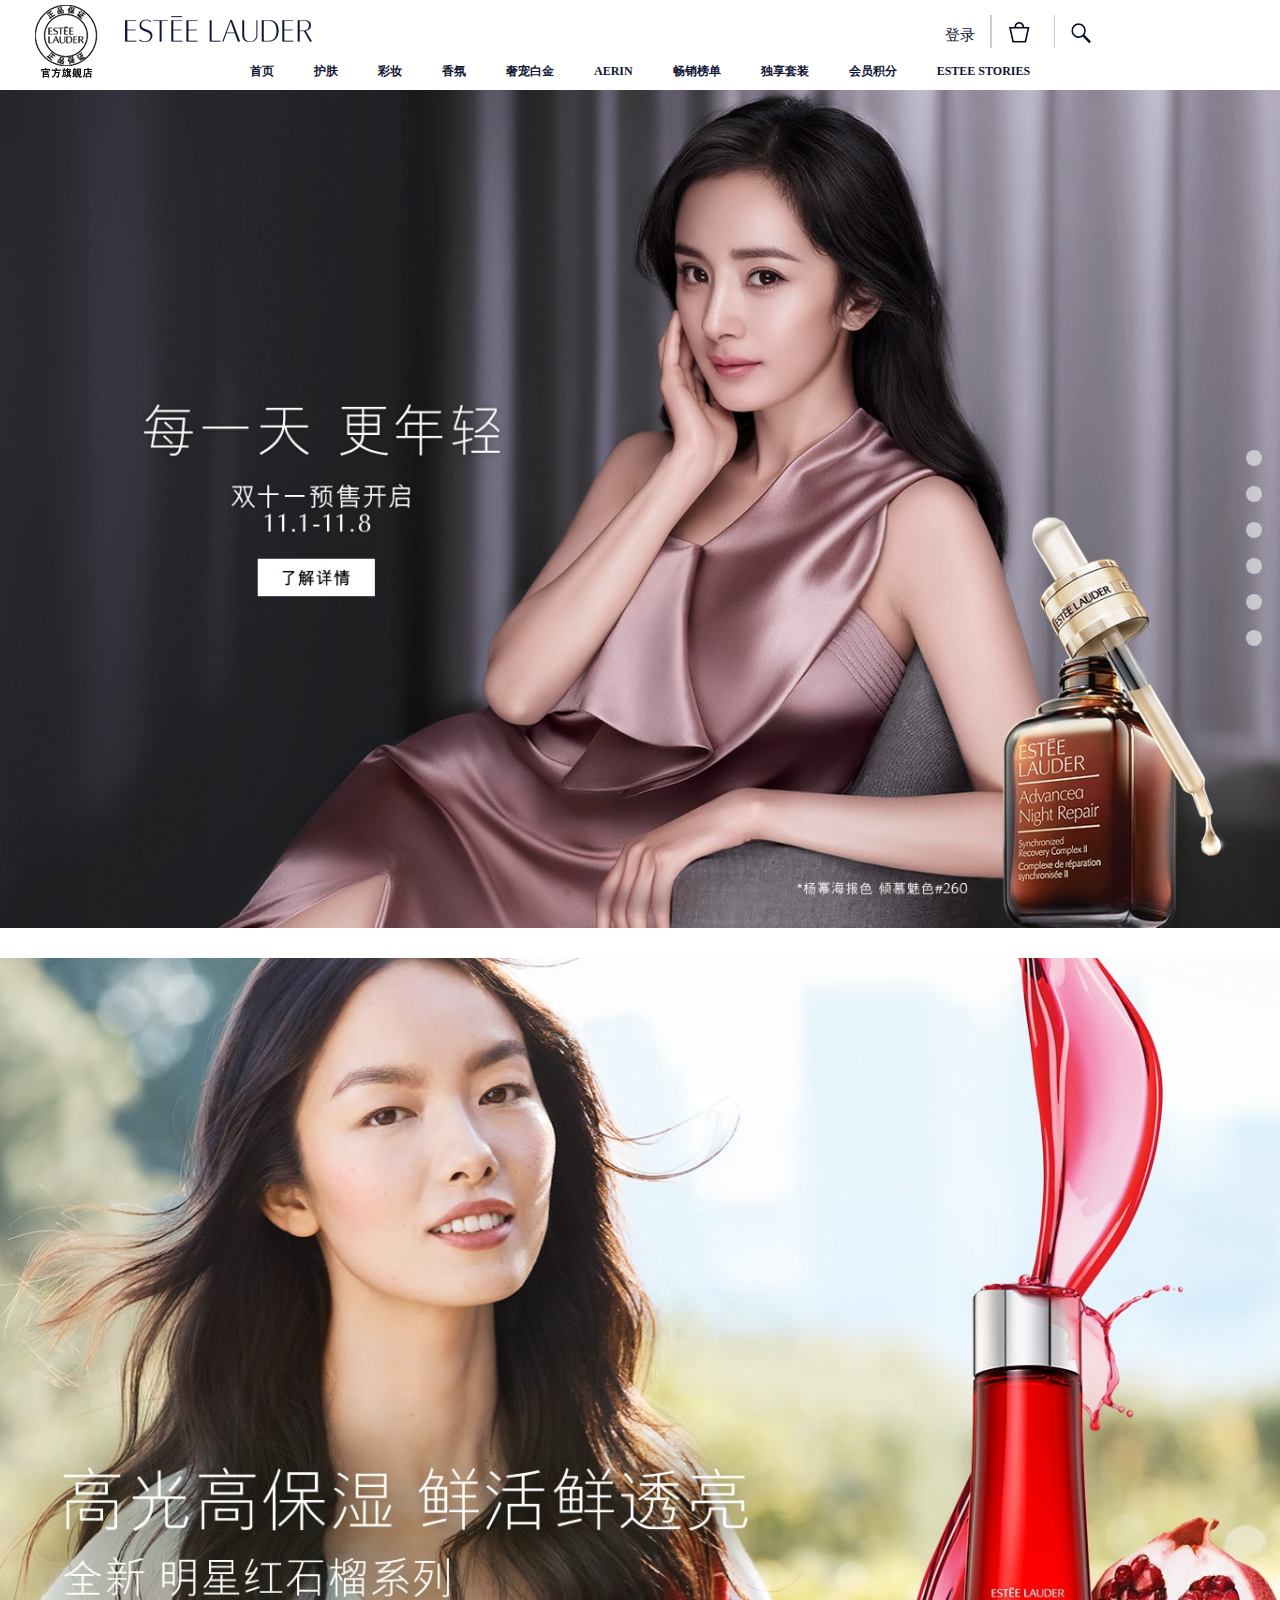
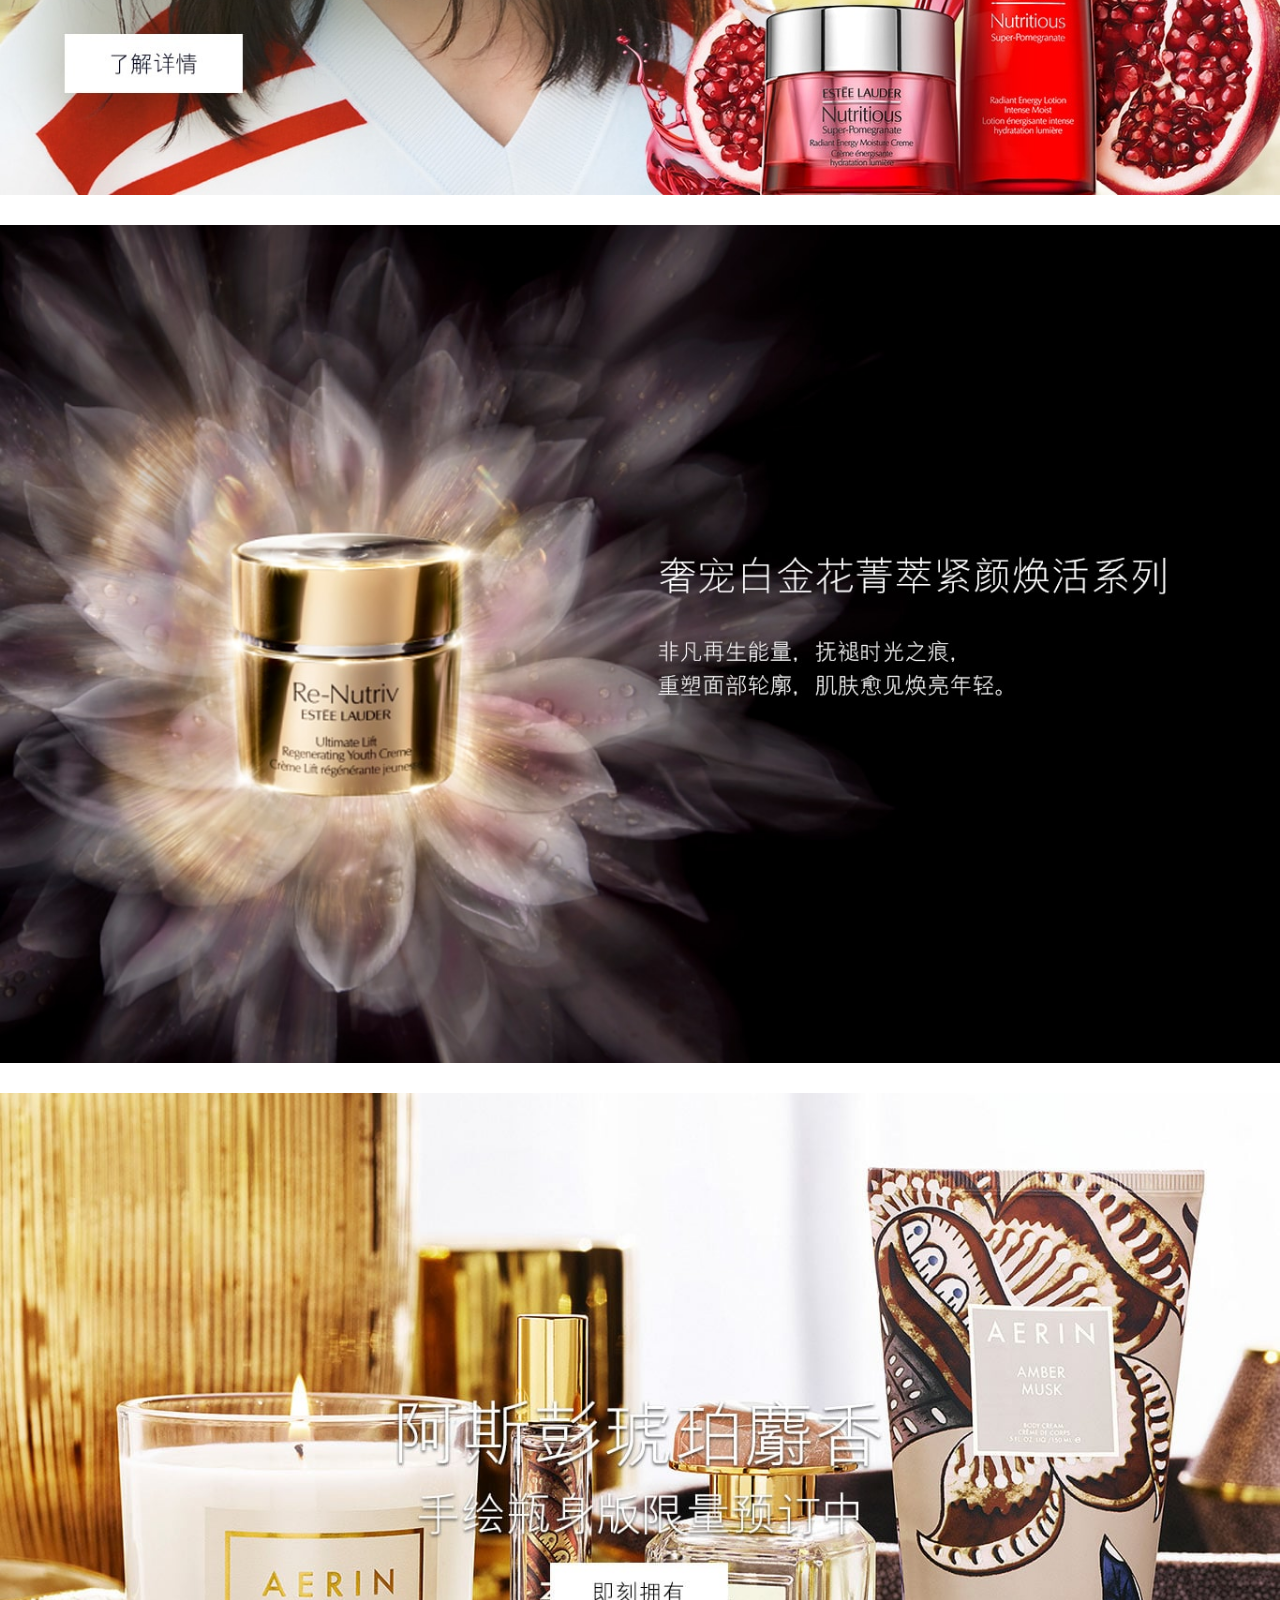
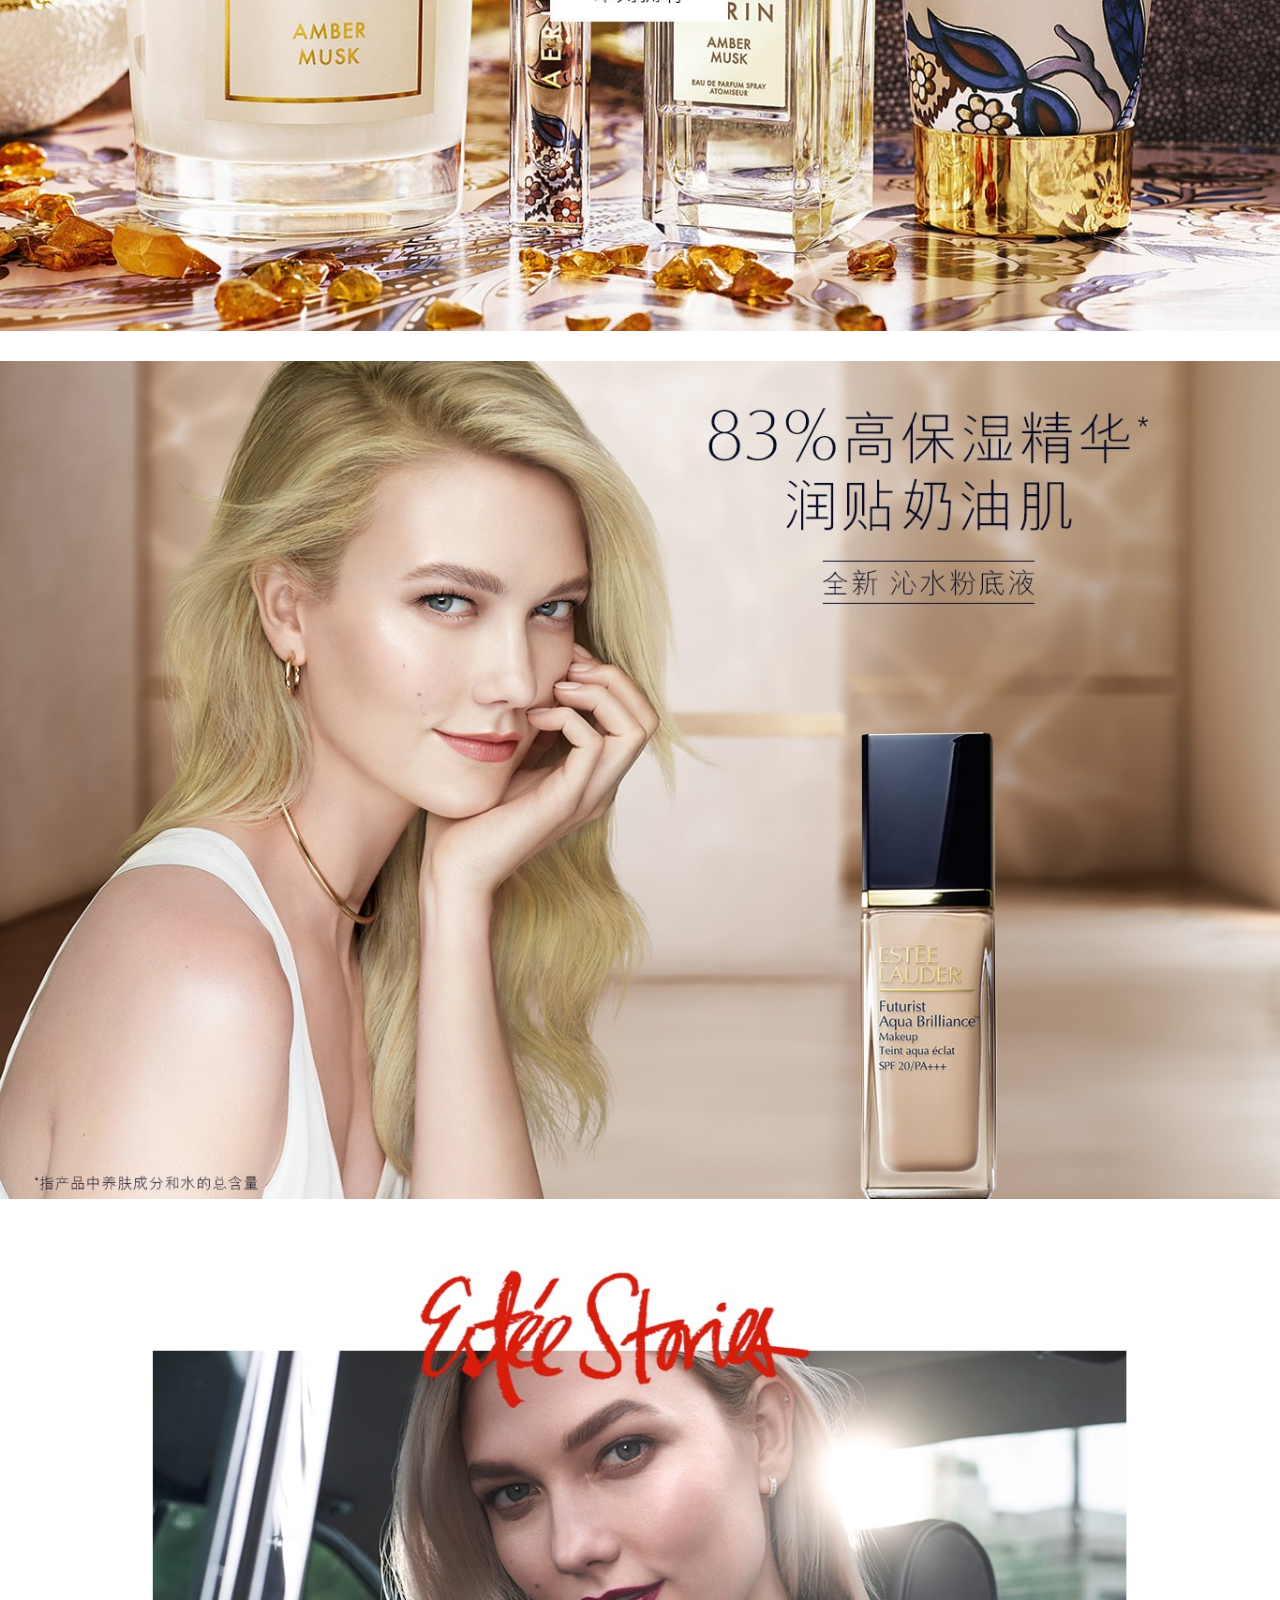
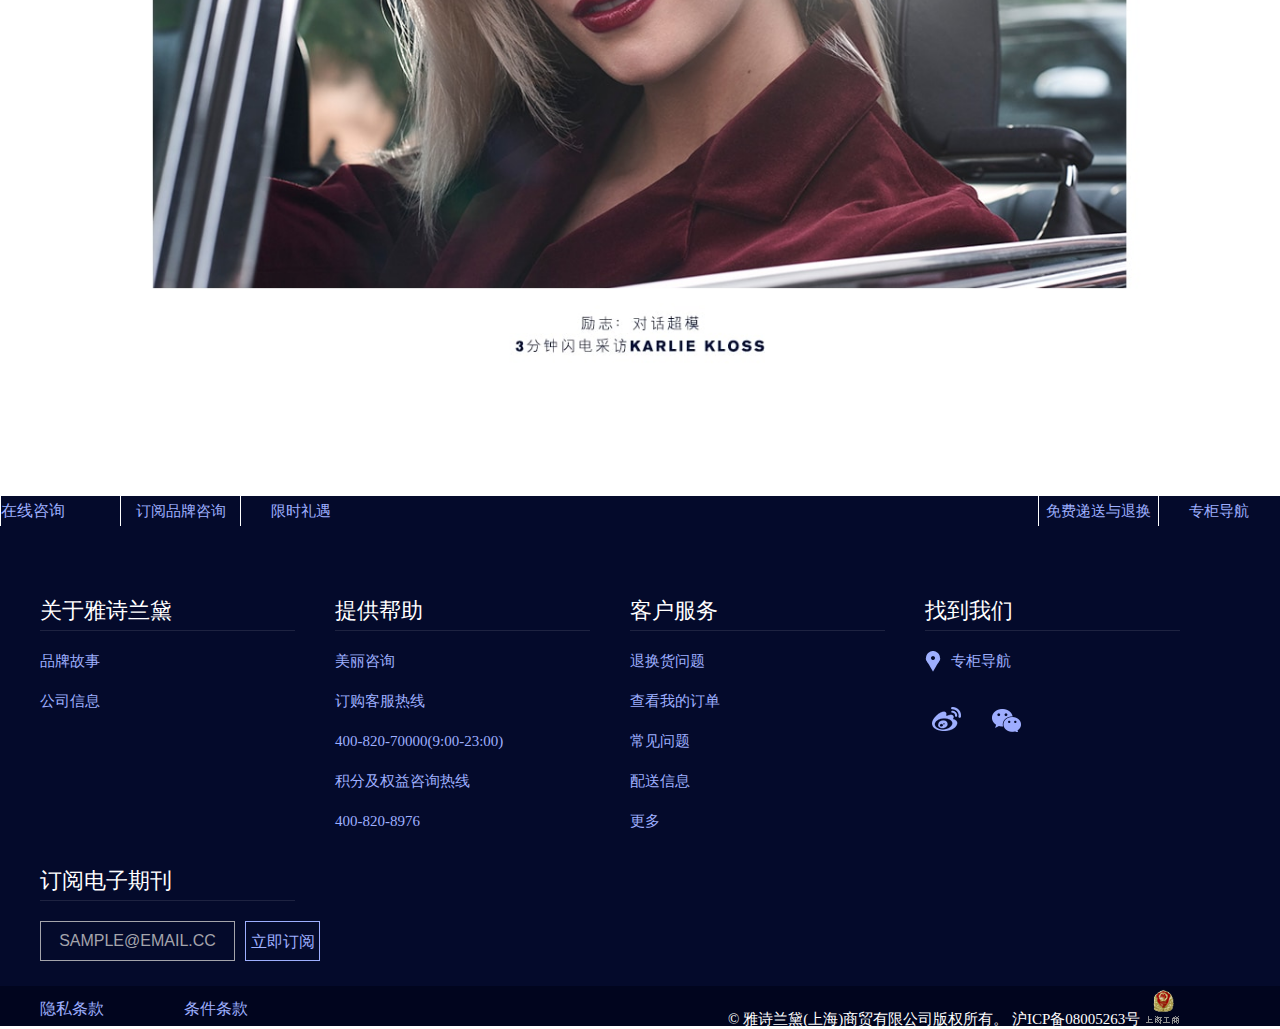
<file: index.html>
<html>
	<head>
		<meta charset="UTF-8"/>
		<title></title>
		<link rel="stylesheet" type="text/css" href="/css/index.css"/>
	</head>
	<body>
		<header>
			
		</header>
		<div class="content">
			<div class="banner">
				<div id="pic1">
					<a href="javascript:;"><img src="/images/index/d11-2018-kv.jpg"/></a>
				</div>
				<div id="pic2">
					<a href="javascript:;"><img src="/images/index/nulotion_pckv_181022new.jpg"/></a>
				</div>
				<div id="pic3">
					<a href="javascript:;"><img src="/images/index/Aerin_pckv.jpg"/></a>
				</div>
				<div id="pic4">
					<a href="javascript:;"><img src="/images/index/d11-kv-aerin.jpg"/></a>
				</div>
				<div id="pic5">
					<a href="javascript:;"><img src="/images/index/fu-kv-930.jpg"/></a>
				</div>
				<div id="pic6">
					<a href="javascript:;"><img src="/images/index/karlie_kloss_pckv_180428.jpg"/></a>
				</div>
		 	</div>
		 	<div class="btn">
		 		<a href="javascript:;"></a>
		 		<a href="javascript:;"></a>
		 		<a href="javascript:;"></a>
		 		<a href="javascript:;"></a>
		 		<a href="javascript:;"></a>
		 		<a href="javascript:;"></a>
		 	</div>
		</div>
		<footer>
			
		</footer>
		<div id="online">
			
		</div>
		<script src="/libs/require/require.js" type="text/javascript" data-main = "/js/index.js" charset="utf-8"></script>
	</body>
</html>
</file>
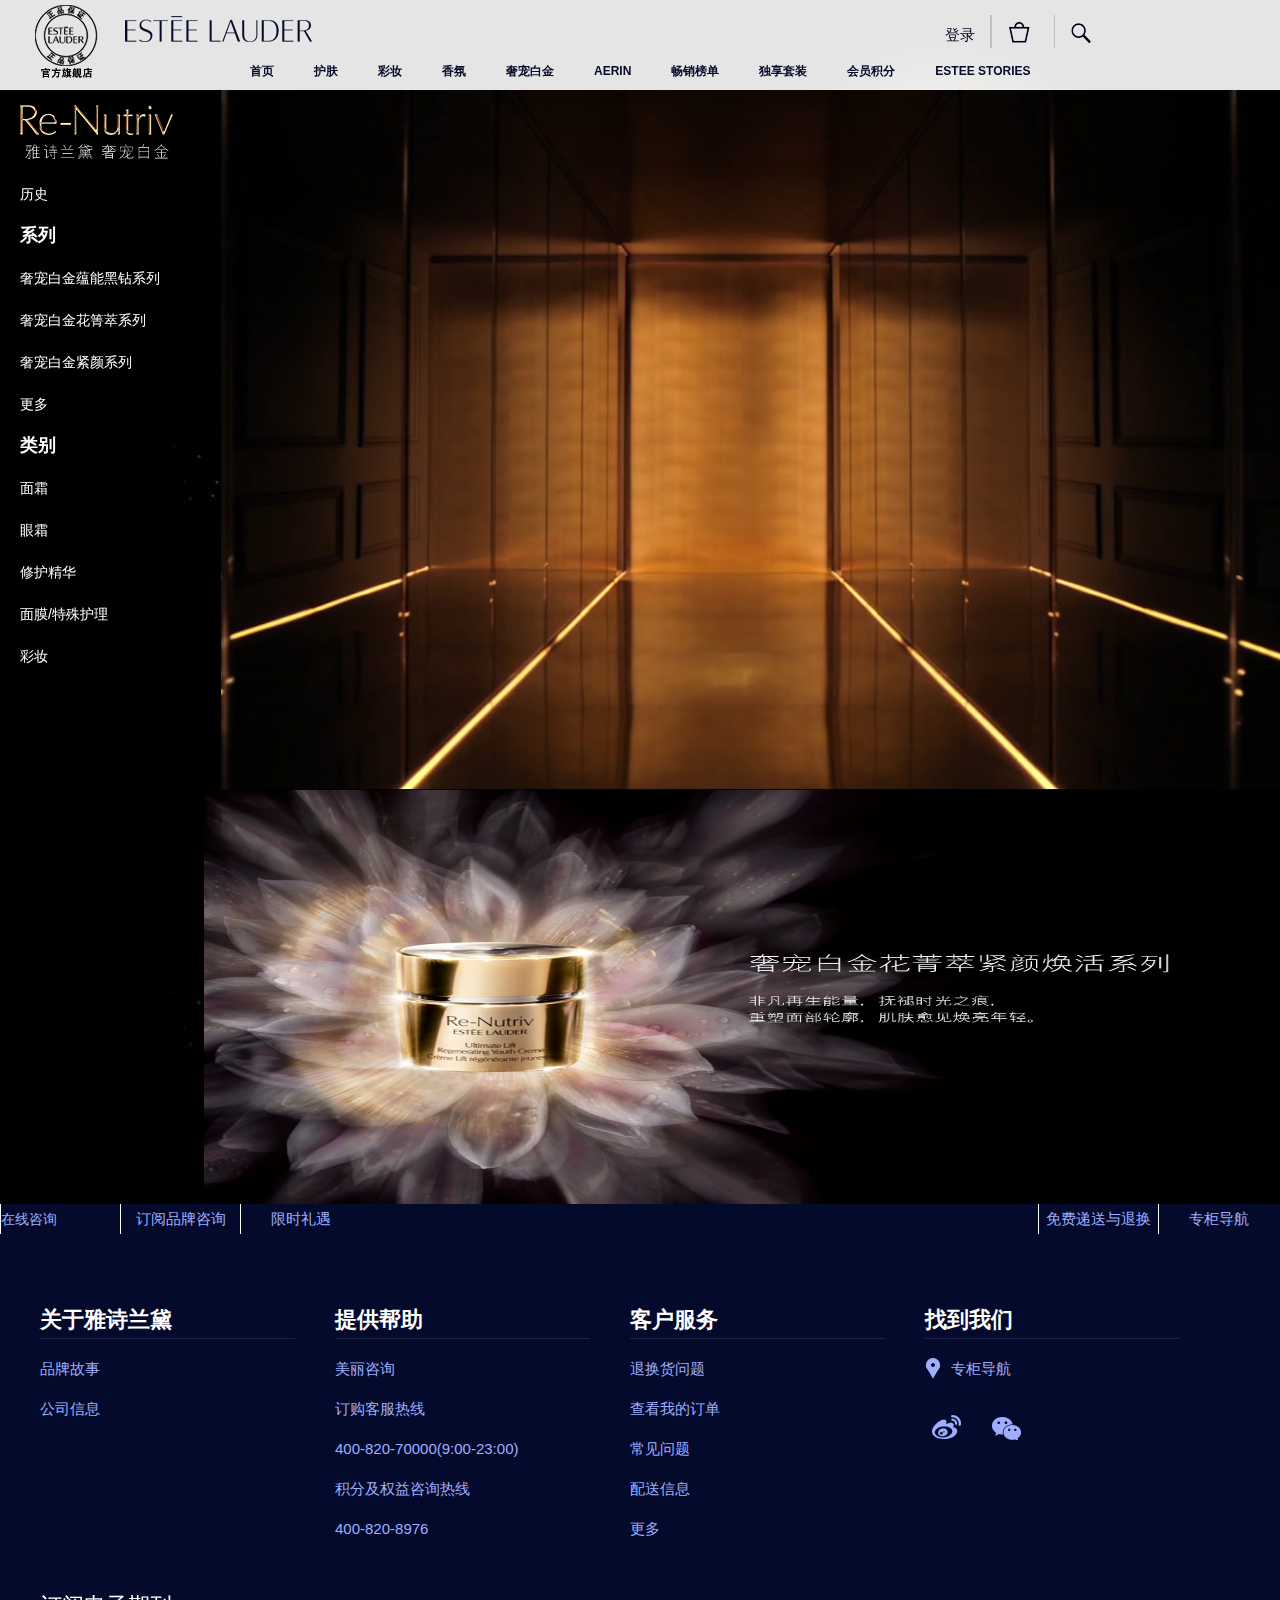
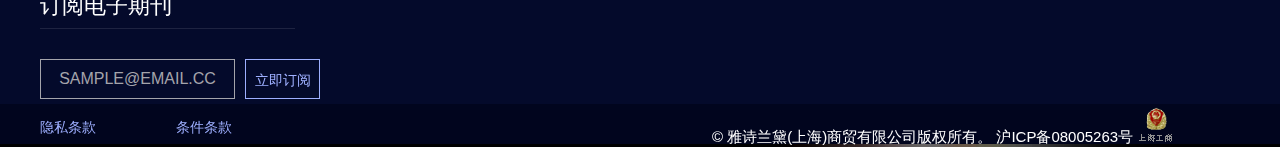
<file: html/Re-Nutriv.html>
<!DOCTYPE html>
<html>
	<head>
		<meta charset="UTF-8">
		<title></title>
		<link rel="stylesheet" type="text/css" href="/libs/bootstrap/css/bootstrap.css"/>
		<link rel="stylesheet" type="text/css" href="/css/component/Re-Nutriv.css"/>
		
		
	</head>
	<body>
		
		<header></header>
		
		<div id="page">
			<div id="leftside">
				<div class="left">
					<ul>
						<li><a href="javascript:;"><img src="/images/logo_renutriv_new_2.png"/></a></li>
						
						<li><a href="javascript:;"><em>历史</em></a></li>
						<li>系列</li>
						<li><a href="javascript:;"><em>奢宠白金蕴能黑钻系列</em></a></li>
						<li><a href="javascript:;"><em>奢宠白金花箐萃系列</em></a></li>
						<li><a href="javascript:;"><em>奢宠白金紧颜系列</em></a></li>
						<li><a href="javascript:;"><em>更多</em></a></li>
						<li>类别</li>
						<li><a href="javascript:;"><em>面霜</em></a></li>
						<li><a href="javascript:;"><em>眼霜</em></a></li>
						<li><a href="javascript:;"><em>修护精华</em></a></li>
						<li><a href="javascript:;"><em>面膜/特殊护理</em></a></li>
						<li><a href="javascript:;"><em>彩妆</em></a></li>
					</ul>
				</div>
			</div>
			<div id="video">
				
			</div>
			<div id="pict1"><a href="javascript:;"><img src="/images/index/Aerin_pckv.jpg"/></a></div>
		</div>
		
		<footer></footer>
	
	
		<script src="/libs/require/require.js" type="text/javascript" data-main = "/js/Re-Nutriv.js" charset="utf-8"></script>
	</body>
</html>
</file>
<file: css/index.css>
#overLay,body,html{width:100%}#loginBox,#overLay{position:fixed;top:0;left:0}*{margin:0;padding:0;box-sizing:border-box}a{text-decoration:none}li{list-style:none}#overLay{background:#040a2b;opacity:1;height:100%}#loginBox{width:1022px;height:631px;overflow:hidden;z-index:999;right:0;bottom:0;margin:auto;background:#fff;padding:78px 25px}#loginBox .bigBox #lrBox .login_login .email input,#loginBox .bigBox #lrBox .login_login .firstName input,#loginBox .bigBox #lrBox .login_login .password input,#loginBox .bigBox #lrBox .login_login .phoneNum input{padding:6px 10px 5px;line-height:20px;border:1px solid #CCC;box-shadow:inset 0 0 5px #ccc}#loginBox .bigBox{width:972px;height:475px;position:absolute}#loginBox .bigBox #lrBox{width:800px;height:475px;margin:0 86px}#loginBox .bigBox #lrBox .login_login,#loginBox .bigBox #lrBox .regist_login{margin-left:287px}#loginBox #closeBtn{position:absolute;display:inline-block;width:28px;height:28px;top:50px;right:50px;background:url(/images/sprites-s192af6b035.png) 0 -973px no-repeat}#loginBox .bigBox #lrBox .login_login h4{font-size:30px;font-weight:900;margin:0 0 24px;text-align:left;color:#040A2B;width:226px}#loginBox .bigBox #lrBox .login_login .firstName{overflow:hidden;margin-bottom:10px;color:#040A2B}#loginBox .bigBox #lrBox .login_login .firstName input{width:226px;color:#CCC}#loginBox .bigBox #lrBox .login_login .email{overflow:hidden;margin-bottom:10px;color:#040A2B}#loginBox .bigBox #lrBox .login_login .email input{width:226px;color:#CCC}#loginBox .bigBox #lrBox .login_login .password{overflow:hidden;margin-bottom:10px;color:#040A2B;position:relative}#loginBox .bigBox #lrBox .login_login .password input{width:226px;color:#CCC}#loginBox .bigBox #lrBox .login_login .password span{display:inline-block;width:15px;height:15px;border:1px solid #CCC;position:absolute;left:233px;top:9px}#loginBox .bigBox #lrBox .login_login .password em{font-style:normal;font-size:12px;margin-left:20px;color:#040A2B}#loginBox .bigBox #lrBox .login_login .phoneNum{overflow:hidden;margin-bottom:10px;color:#040A2B}#loginBox .bigBox #lrBox .login_login .phoneNum input{width:226px;color:#CCC}#loginBox .bigBox #lrBox .login_login .checkBox{width:300px;margin-bottom:20px}#loginBox .bigBox #lrBox .login_login .checkBox label{width:300px;margin-bottom:14px;padding-left:24px;padding-top:3px;display:block;font-size:12px;color:#040A2B;position:relative}#loginBox .bigBox #lrBox .login_login .checkBox label a{color:#040A2B}#loginBox .bigBox #lrBox .login_login .checkBox span{display:inline-block;width:15px;height:15px;border:1px solid #CCC;position:absolute;left:0;top:10px}#loginBox .bigBox #lrBox .login_login .submit,#loginBox .bigBox #lrBox .regist_login .submit{vertical-align:middle;zoom:1;height:40px;line-height:40px;text-align:center;text-decoration:none}#loginBox .bigBox #lrBox .login_login .submit{width:226px;margin-bottom:27px;color:#fff;font-size:12px;background:#040A2B;font-weight:700;display:inline-block;padding:0 30px;border:none}#loginBox .bigBox #lrBox .login_login .change{font-size:15px;color:#040A2B}#loginBox .bigBox #lrBox .login_login .change a{color:#040A2B}#loginBox .bigBox #lrBox .regist_login,.loginHidden{display:none}#loginBox .bigBox #lrBox .regist_login h4{font-size:30px;font-weight:900;margin:0 0 24px;text-align:left;color:#040A2B;width:226px}#loginBox .bigBox #lrBox .regist_login .email{overflow:hidden;margin-bottom:10px;color:#040A2B}#loginBox .bigBox #lrBox .regist_login .email input{width:226px;box-shadow:inset 0 0 5px #ccc;padding:6px 10px 5px;border:1px solid #CCC;line-height:20px;color:#CCC}#loginBox .bigBox #lrBox .regist_login .password{overflow:hidden;margin-bottom:10px;color:#040A2B;position:relative}#loginBox .bigBox #lrBox .regist_login .password input{width:226px;box-shadow:inset 0 0 5px #ccc;padding:6px 10px 5px;border:1px solid #CCC;line-height:20px;color:#CCC}#loginBox .bigBox #lrBox .regist_login .forgetPas{font-size:12px;margin-bottom:9px}#loginBox .bigBox #lrBox .regist_login .forgetPas a{color:#040A2B;line-height:21px}#loginBox .bigBox #lrBox .regist_login .submit{width:226px;margin-bottom:27px;color:#fff;font-size:12px;background:#040A2B;font-weight:700;display:inline-block;padding:0 30px;border:none}#top,header{width:100%;position:relative}#loginBox .bigBox #lrBox .regist_login .change{font-size:15px;color:#040A2B}#loginBox .bigBox #lrBox .regist_login .change a{color:#040A2B}.registHidden{display:none}header{height:90px;background:rgba(255,255,255,.95);opacity:.95;z-index:10;padding-left:30px}#header{background:url(/images/sprites-s192af6b035.png) 0 -10378px no-repeat;height:100%}#top{height:52px;top:15px}#logo a{display:block;width:236px;height:31px;position:absolute;left:95px;background:url(/images/sprites-s192af6b035.png) 0 -2174px no-repeat}.wrap{float:right;height:52px;line-height:40px;width:350px}.wrap .car,.wrap .login a{height:33px;width:62px;float:left}.wrap .login a{color:#01051e;font-size:15px;border-right:2px solid #ccc;text-align:center}.wrap .car a{display:block;width:24px;height:40px;margin-left:15px;background:url(/images/sprites-s192af6b035.png) 0 -556px no-repeat}.wrap .search{height:33px;width:62px;float:left;border-left:1px solid #CCC}.wrap .search a{display:block;width:24px;height:40px;margin-left:15px;background:url(/images/sprites-s192af6b035.png) 0 -6007px no-repeat}#booNavigation{padding-left:200px}#booNavigation li{float:left;padding:4px 0}#booNavigation .pro_List{margin-bottom:0!important}#booNavigation .pro_List li a{height:20px;line-height:0;float:left;color:#040a2b;font-size:12px;font-weight:600;margin:5px 20px;padding-top:10px}footer,footer a{color:#9eafff}.xiding{position:fixed;left:0;right:0;top:0}#user_name{width:140px;display:inline-block}footer{background:#040a2b;width:100%;height:510px}footer .top{height:30px;line-height:30px}footer .top .left{float:left;width:360px}footer .top .left div{width:120px;float:left;border-left:1px solid #fff}footer .top .left .online{opacity:1}footer .top .left .online a::before{content:"";background:url(/images/sprites-s192af6b035.png) 0 no-repeat -px}footer .top .left .gift a,footer .top .left .sub a{width:120px;font-size:15px;text-align:center;float:left}footer .top .right{float:right;width:242px}footer .top .right .address a,footer .top .right .send a{width:120px;font-size:15px;text-align:center;border-left:1px solid #fff;float:left}footer .center{width:100%;height:460px;padding-top:70px}footer .center .link{width:100%;height:270px}footer .center dl{float:left;width:255px;margin-left:40px}footer .center dl dt{color:#fff;font-size:22px;height:35px;border-bottom:1px solid #1e2341}footer .center dl dd{width:255px;height:20px;line-height:20px;font-size:15px;margin:20px 0}footer .center .find_us .counter_nav::before{content:"";padding:5px 13px;background:url(/images/sprites-s192af6b035.png) 0 -3503px}.wechat,footer .center .find_us .weibo{display:block;width:41px;height:41px;float:left;margin-right:20px}footer .center .find_us .wechat{background:url(/images/sprites-s192af6b035.png) 0 -10605px no-repeat}footer .center .find_us .weibo{background:url(/images/sprites-s192af6b035.png) 0 -10738px no-repeat}footer .center .article{width:100%;height:120px;padding-left:40px}footer .center .article h3{font-size:22px;color:#fff;font-weight:400;width:255px;height:35px;border-bottom:1px solid #1e2341}footer .center .article input{background:#040a2b;border:1px solid #a4a4ab;width:195px;height:40px;text-align:center;font-size:16px;float:left;margin-top:20px;color:#a4a4ab}footer .center .article a{display:inline-block;margin-left:10px;width:75px;height:40px;border:1px solid #9eafff;margin-top:20px;text-align:center;line-height:40px}footer .bottom{width:100%;height:40px;background:#01051e}footer .bottom ul li{margin-left:40px;margin-right:40px;float:left;margin-top:13px}footer .bottom ul li:nth-child(3){margin-left:440px;color:#fff;font-size:15px;margin-top:0}footer .bottom ul li:nth-child(3) span{margin-top:-5px}footer .bottom ul li:nth-child(3) a{display:inline-block;width:38px;height:38px;margin-left:5px;background:url(/images/sprites-s192af6b035.png) 0 -10085px no-repeat}.booNavigation{position:relative;z-index:999}.booNavigation li.navItem{float:left;text-decoration:none;transition:all .3s ease;-webkit-transition:all .3s ease;-moz-transition:all .3s ease;-ms-transition:all .3s ease;-o-transition:all .3s ease}.booNavigation li.navItem:hover{background-color:#444;border-color:#000;cursor:pointer}.booNavigation li.navItem>a{color:#fff}.booNavigation li.navItem .navContent{background-color:#444;left:0;position:absolute;top:38px;width:100%;z-index:999}.booNavigation .navContent>li{color:#fff;padding:10px;text-align:left;min-width:180px}.booNavigation .navContent ul li a{color:#fff!important;font-weight:100!important;display:block;padding:10px;transition:all .3s ease;-webkit-transition:all .3s ease;-moz-transition:all .3s ease;-ms-transition:all .3s ease;-o-transition:all .3s ease}.booNavigation .navContent ul li a:hover{background-color:#555;padding-left:20px}.nav-example{clear:left}.content{width:100%;position:relative}.content .banner{width:100%}.content .banner div img{margin-bottom:30px;width:100%}.content .btn{width:34px;height:216px;position:fixed;right:0;top:50%}.content .btn a{display:block;width:16px;height:16px;background:#ececec;border-radius:50%;margin-bottom:20px;opacity:.65}
</file>
<file: css/component/Re-Nutriv.css>
@charset "UTF-8";#overLay,body,html{width:100%}#loginBox,#overLay{position:fixed;top:0;left:0}*{margin:0;padding:0;box-sizing:border-box}a{text-decoration:none}li{list-style:none}#overLay{background:#040a2b;opacity:1;height:100%}#loginBox{width:1022px;height:631px;overflow:hidden;z-index:999;right:0;bottom:0;margin:auto;background:#fff;padding:78px 25px}#loginBox .bigBox #lrBox .login_login .email input,#loginBox .bigBox #lrBox .login_login .firstName input,#loginBox .bigBox #lrBox .login_login .password input,#loginBox .bigBox #lrBox .login_login .phoneNum input{padding:6px 10px 5px;line-height:20px;border:1px solid #CCC;box-shadow:inset 0 0 5px #ccc}#loginBox .bigBox{width:972px;height:475px;position:absolute}#loginBox .bigBox #lrBox{width:800px;height:475px;margin:0 86px}#loginBox .bigBox #lrBox .login_login,#loginBox .bigBox #lrBox .regist_login{margin-left:287px}#loginBox #closeBtn{position:absolute;display:inline-block;width:28px;height:28px;top:50px;right:50px;background:url(/images/sprites-s192af6b035.png) 0 -973px no-repeat}#loginBox .bigBox #lrBox .login_login h4{font-size:30px;font-weight:900;margin:0 0 24px;text-align:left;color:#040A2B;width:226px}#loginBox .bigBox #lrBox .login_login .firstName{overflow:hidden;margin-bottom:10px;color:#040A2B}#loginBox .bigBox #lrBox .login_login .firstName input{width:226px;color:#CCC}#loginBox .bigBox #lrBox .login_login .email{overflow:hidden;margin-bottom:10px;color:#040A2B}#loginBox .bigBox #lrBox .login_login .email input{width:226px;color:#CCC}#loginBox .bigBox #lrBox .login_login .password{overflow:hidden;margin-bottom:10px;color:#040A2B;position:relative}#loginBox .bigBox #lrBox .login_login .password input{width:226px;color:#CCC}#loginBox .bigBox #lrBox .login_login .password span{display:inline-block;width:15px;height:15px;border:1px solid #CCC;position:absolute;left:233px;top:9px}#loginBox .bigBox #lrBox .login_login .password em{font-style:normal;font-size:12px;margin-left:20px;color:#040A2B}#loginBox .bigBox #lrBox .login_login .phoneNum{overflow:hidden;margin-bottom:10px;color:#040A2B}#loginBox .bigBox #lrBox .login_login .phoneNum input{width:226px;color:#CCC}#loginBox .bigBox #lrBox .login_login .checkBox{width:300px;margin-bottom:20px}#loginBox .bigBox #lrBox .login_login .checkBox label{width:300px;margin-bottom:14px;padding-left:24px;padding-top:3px;display:block;font-size:12px;color:#040A2B;position:relative}#loginBox .bigBox #lrBox .login_login .checkBox label a{color:#040A2B}#loginBox .bigBox #lrBox .login_login .checkBox span{display:inline-block;width:15px;height:15px;border:1px solid #CCC;position:absolute;left:0;top:10px}#loginBox .bigBox #lrBox .login_login .submit,#loginBox .bigBox #lrBox .regist_login .submit{width:226px;vertical-align:middle;zoom:1;height:40px;line-height:40px;text-align:center;text-decoration:none}#loginBox .bigBox #lrBox .login_login .submit{margin-bottom:27px;color:#fff;font-size:12px;background:#040A2B;font-weight:700;display:inline-block;padding:0 30px;border:none}#loginBox .bigBox #lrBox .login_login .change{font-size:15px;color:#040A2B}#loginBox .bigBox #lrBox .login_login .change a{color:#040A2B}#loginBox .bigBox #lrBox .regist_login,.loginHidden{display:none}#loginBox .bigBox #lrBox .regist_login h4{font-size:30px;font-weight:900;margin:0 0 24px;text-align:left;color:#040A2B;width:226px}#loginBox .bigBox #lrBox .regist_login .email{overflow:hidden;margin-bottom:10px;color:#040A2B}#loginBox .bigBox #lrBox .regist_login .email input{width:226px;box-shadow:inset 0 0 5px #ccc;padding:6px 10px 5px;border:1px solid #CCC;line-height:20px;color:#CCC}#loginBox .bigBox #lrBox .regist_login .password{overflow:hidden;margin-bottom:10px;color:#040A2B;position:relative}#loginBox .bigBox #lrBox .regist_login .password input{width:226px;box-shadow:inset 0 0 5px #ccc;padding:6px 10px 5px;border:1px solid #CCC;line-height:20px;color:#CCC}#loginBox .bigBox #lrBox .regist_login .forgetPas{font-size:12px;margin-bottom:9px}#loginBox .bigBox #lrBox .regist_login .forgetPas a{color:#040A2B;line-height:21px}#loginBox .bigBox #lrBox .regist_login .submit{margin-bottom:27px;color:#fff;font-size:12px;background:#040A2B;font-weight:700;display:inline-block;padding:0 30px;border:none}#top,header{width:100%;position:relative}#loginBox .bigBox #lrBox .regist_login .change{font-size:15px;color:#040A2B}#loginBox .bigBox #lrBox .regist_login .change a{color:#040A2B}.registHidden{display:none}header{height:90px;background:rgba(255,255,255,.95);opacity:.95;z-index:10;padding-left:30px}#header{background:url(/images/sprites-s192af6b035.png) 0 -10378px no-repeat;height:100%}#top{height:52px;top:15px}#logo a{display:block;width:236px;height:31px;position:absolute;left:95px;background:url(/images/sprites-s192af6b035.png) 0 -2174px no-repeat}.wrap{float:right;height:52px;line-height:40px;width:350px}.wrap .car,.wrap .login a{height:33px;width:62px;float:left}.wrap .login a{color:#01051e;font-size:15px;border-right:2px solid #ccc;text-align:center}.wrap .car a{display:block;width:24px;height:40px;margin-left:15px;background:url(/images/sprites-s192af6b035.png) 0 -556px no-repeat}.wrap .search{height:33px;width:62px;float:left;border-left:1px solid #CCC}.wrap .search a{display:block;width:24px;height:40px;margin-left:15px;background:url(/images/sprites-s192af6b035.png) 0 -6007px no-repeat}#booNavigation{padding-left:200px}#booNavigation li{float:left;padding:4px 0}#booNavigation .pro_List{margin-bottom:0!important}#booNavigation .pro_List li a{height:20px;line-height:0;float:left;color:#040a2b;font-size:12px;font-weight:600;margin:5px 20px;padding-top:10px}footer,footer a{color:#9eafff}.xiding{position:fixed;left:0;right:0;top:0}#user_name{width:140px;display:inline-block}footer{background:#040a2b;width:100%;height:510px}footer .top{height:30px;line-height:30px}footer .top .left{float:left;width:360px}footer .top .left div{width:120px;float:left;border-left:1px solid #fff}footer .top .left .online{opacity:1}footer .top .left .online a::before{content:"";background:url(/images/sprites-s192af6b035.png) 0 no-repeat -px}footer .top .left .gift a,footer .top .left .sub a{width:120px;font-size:15px;text-align:center;float:left}footer .top .right{float:right;width:242px}footer .top .right .address a,footer .top .right .send a{width:120px;font-size:15px;text-align:center;border-left:1px solid #fff;float:left}footer .center{width:100%;height:460px;padding-top:70px}footer .center .link{width:100%;height:270px}footer .center dl{float:left;width:255px;margin-left:40px}footer .center dl dt{color:#fff;font-size:22px;height:35px;border-bottom:1px solid #1e2341}footer .center dl dd{width:255px;height:20px;line-height:20px;font-size:15px;margin:20px 0}footer .center .find_us .counter_nav::before{content:"";padding:5px 13px;background:url(/images/sprites-s192af6b035.png) 0 -3503px}.wechat,footer .center .find_us .weibo{display:block;width:41px;height:41px;float:left;margin-right:20px}footer .center .find_us .wechat{background:url(/images/sprites-s192af6b035.png) 0 -10605px no-repeat}footer .center .find_us .weibo{background:url(/images/sprites-s192af6b035.png) 0 -10738px no-repeat}footer .center .article{width:100%;height:120px;padding-left:40px}footer .center .article h3{font-size:22px;color:#fff;font-weight:400;width:255px;height:35px;border-bottom:1px solid #1e2341}footer .center .article input{background:#040a2b;border:1px solid #a4a4ab;width:195px;height:40px;text-align:center;font-size:16px;float:left;margin-top:20px;color:#a4a4ab}footer .center .article a{display:inline-block;margin-left:10px;width:75px;height:40px;border:1px solid #9eafff;margin-top:20px;text-align:center;line-height:40px}footer .bottom{width:100%;height:40px;background:#01051e}footer .bottom ul li{margin-left:40px;margin-right:40px;float:left;margin-top:13px}footer .bottom ul li:nth-child(3){margin-left:440px;color:#fff;font-size:15px;margin-top:0}footer .bottom ul li:nth-child(3) span{margin-top:-5px}footer .bottom ul li:nth-child(3) a{display:inline-block;width:38px;height:38px;margin-left:5px;background:url(/images/sprites-s192af6b035.png) 0 -10085px no-repeat}.booNavigation{position:relative;z-index:999}.booNavigation li.navItem{float:left;text-decoration:none;transition:all .3s ease;-webkit-transition:all .3s ease;-moz-transition:all .3s ease;-ms-transition:all .3s ease;-o-transition:all .3s ease}.booNavigation li.navItem:hover{background-color:#444;border-color:#000;cursor:pointer}.booNavigation li.navItem>a{color:#fff}.booNavigation li.navItem .navContent{background-color:#444;left:0;position:absolute;top:38px;width:100%;z-index:999}.booNavigation .navContent>li{color:#fff;padding:10px;text-align:left;min-width:180px}.booNavigation .navContent ul li a{color:#fff!important;font-weight:100!important;display:block;padding:10px;transition:all .3s ease;-webkit-transition:all .3s ease;-moz-transition:all .3s ease;-ms-transition:all .3s ease;-o-transition:all .3s ease}.booNavigation .navContent ul li a:hover{background-color:#555;padding-left:20px}.nav-example{clear:left}#leftside .left{overflow:hidden;width:204px;position:absolute;z-index:0}#leftside .left ul{width:204px;height:700px;padding:20px 0;float:left}#leftside .left ul li{font-size:18px;color:#fff;font-weight:700;width:204px;height:42px;line-height:42px;padding-left:20px}#leftside .left ul li a img{width:153px;height:55px}#leftside .left ul li:nth-child(2){margin-top:25px}#leftside .left ul li a{text-decoration:none}#leftside .left ul li em{font-style:normal;color:#FFF;font-size:14px;font-weight:400}#leftside .left ul li:hover em{color:#d3b17d}.clearfix{display:block;clear:both;float:none}#page{position:relative}.vidbacking{position:absolute;right:0;height:700px}.video-back{display:block;width:100%;position:absolute}.video-back #logo1{width:160px;height:40px;text-align:center;position:absolute;top:0;left:0;right:0;bottom:0;margin:auto}#leftside,#pict1 img{height:100%}.video-back p{display:block;color:#fff;margin:0 0 20px;padding:0}.video-back img{width:150px}#page,#pict1 img,#video{width:100%}.main-heading{text-align:center;margin:50px auto;font-size:70px}.main-para{margin:10px 100px;text-align:center;font-size:20px}.jq22-demo a{color:#f0f8ff;font-family:"微软雅黑";font-size:20px;text-decoration:none;padding-left:10px;padding-right:10px;font-weight:700;text-shadow:2px 2px 4px #000}body{background:url(/images/index/landing-parallax.jpg) repeat-y}#leftside{width:20%;position:fixed;top:85px}#video{height:700px}#pict1{width:1059px;height:414px;margin-left:204px}footer{position:relative;z-index:99}
</file>
